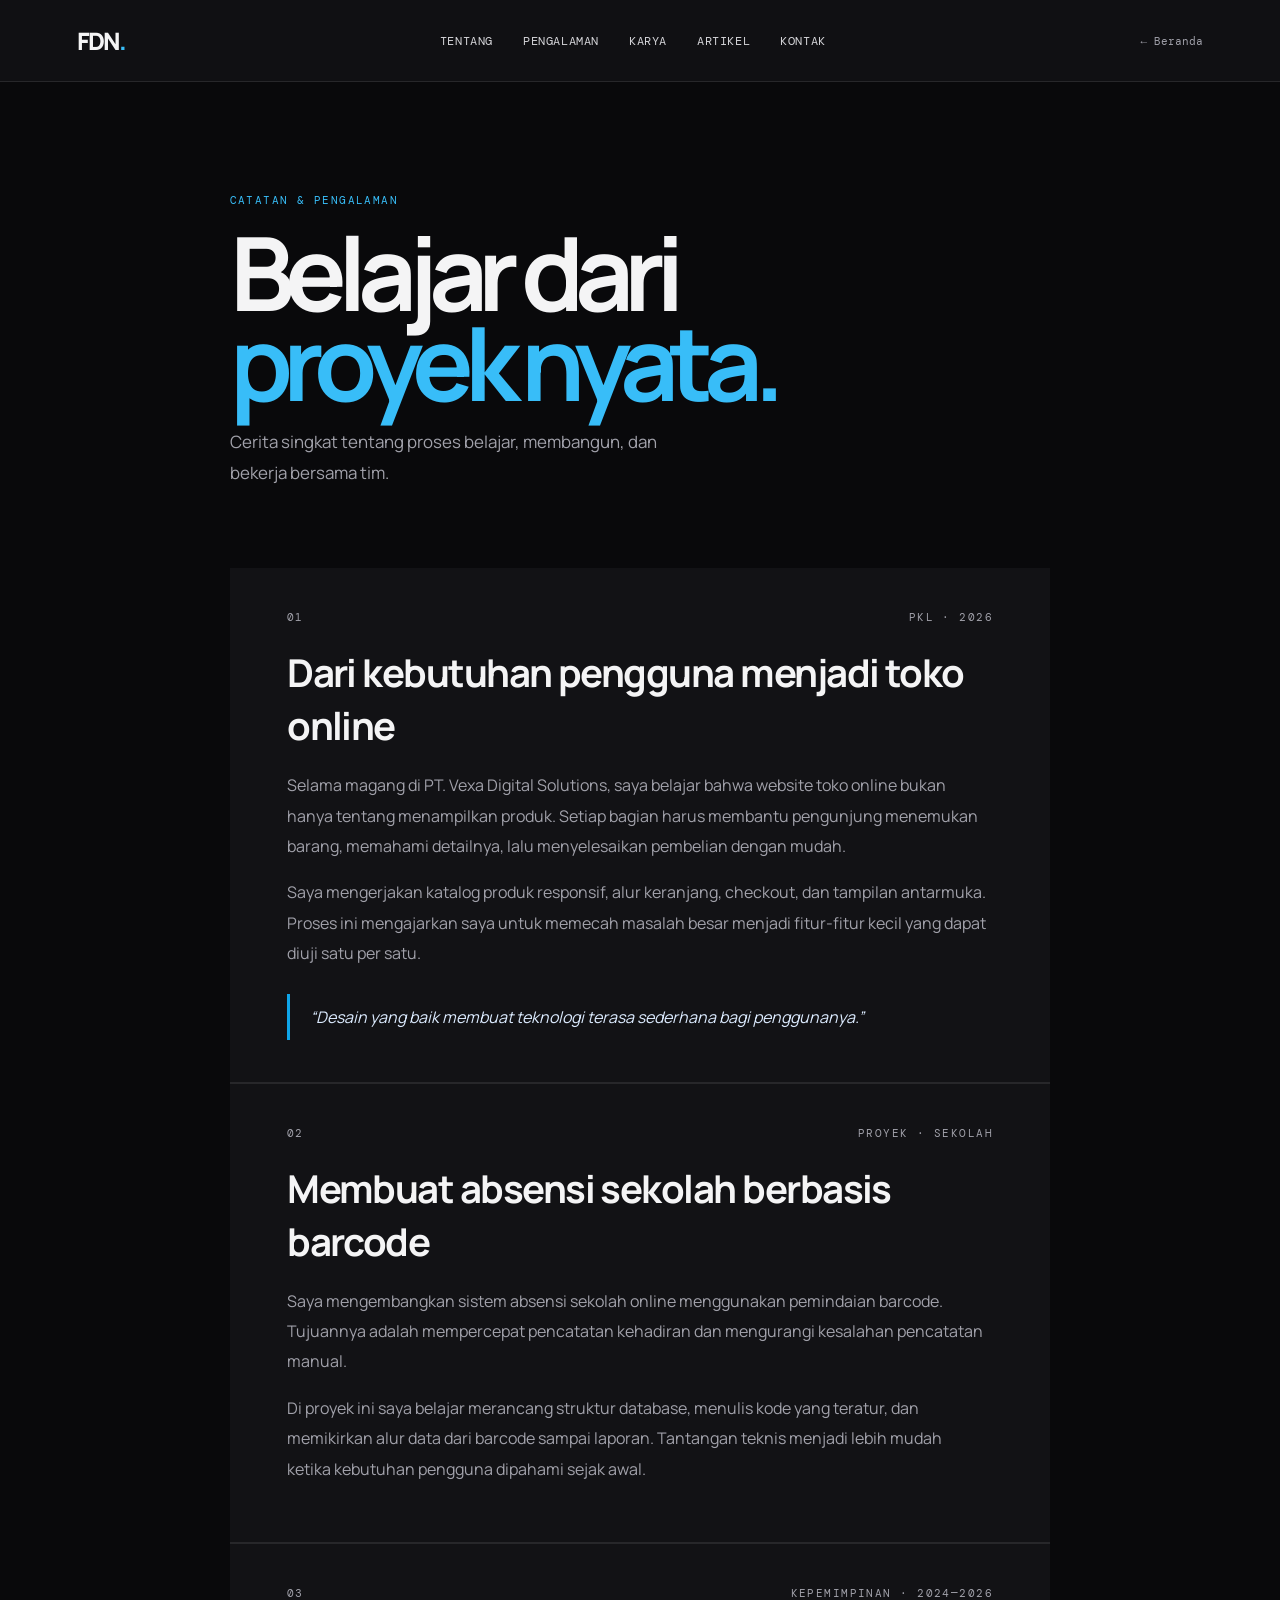
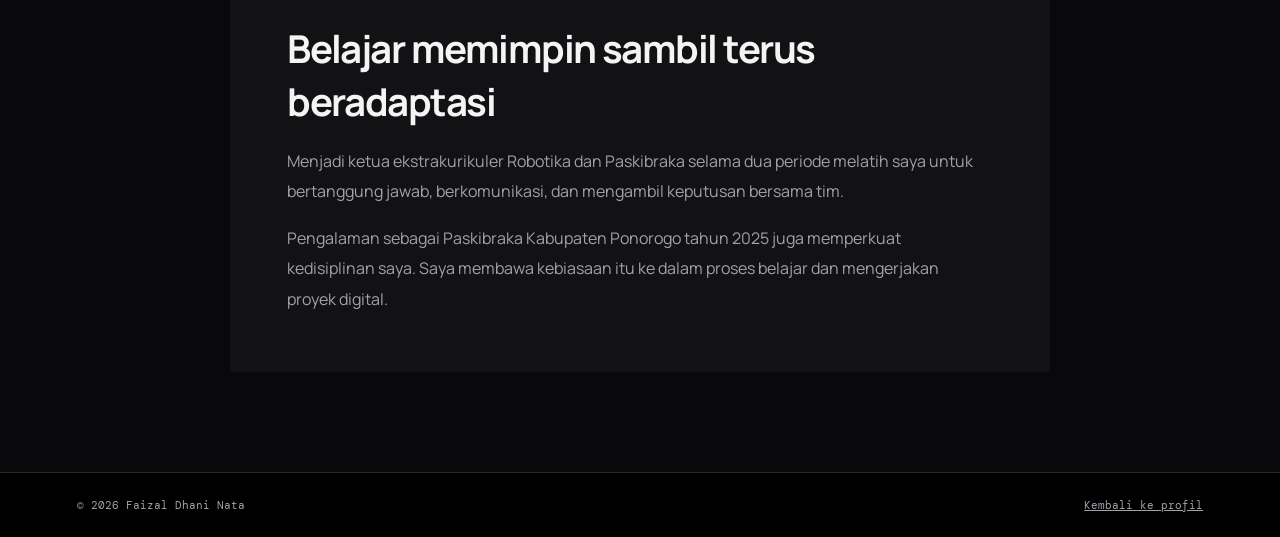
<file: artikel.html>
<!doctype html>
<html lang="id">
<head><meta charset="utf-8"><meta name="viewport" content="width=device-width, initial-scale=1"><title>Artikel &amp; Blog | Faizal Dhani Nata</title><link rel="stylesheet" href="style.css"><style>.back-link{font:11px 'DM Mono',monospace;text-decoration:none;color:var(--muted)}.article-page{max-width:1000px;margin:0 auto;padding:100px 7vw}.article-intro{margin-bottom:80px}.article-intro h1{font-size:clamp(3.5rem,8vw,7rem);margin:20px 0}.long-articles{display:grid;gap:2px;background:var(--line)}.long-articles article{background:#121215;padding:42px 7%}.article-meta{display:flex;justify-content:space-between;color:#38bdf8;font:11px 'DM Mono',monospace;letter-spacing:.1em}.long-articles h2{font-size:clamp(1.6rem,3vw,2.5rem);max-width:680px;margin:22px 0 18px;letter-spacing:-.04em}.long-articles p{max-width:700px;color:var(--muted);line-height:1.9}.long-articles blockquote{border-left:3px solid #0ea5e9;margin:25px 0 0;padding:12px 20px;color:#dbeafe;font-style:italic}@media(max-width:700px){.article-page{padding:70px 7vw}.topbar{padding:0 7vw}.article-meta{gap:20px;flex-wrap:wrap}}</style></head>
<body>
  <header class="topbar"><a class="logo" href="index.html">FDN<span>.</span></a><nav><a href="index.html#about">Tentang</a><a href="index.html#experience">Pengalaman</a><a href="index.html#portfolio">Karya</a><a href="artikel.html">Artikel</a><a href="index.html#contact">Kontak</a></nav><a class="back-link" href="index.html">← Beranda</a></header>
  <main class="article-page"><div class="article-intro"><p class="kicker">CATATAN &amp; PENGALAMAN</p><h1>Belajar dari<br><em>proyek nyata.</em></h1><p class="intro">Cerita singkat tentang proses belajar, membangun, dan bekerja bersama tim.</p></div>
    <div class="long-articles"><article><div class="article-meta"><span>01</span><span>PKL · 2026</span></div><h2>Dari kebutuhan pengguna menjadi toko online</h2><p>Selama magang di PT. Vexa Digital Solutions, saya belajar bahwa website toko online bukan hanya tentang menampilkan produk. Setiap bagian harus membantu pengunjung menemukan barang, memahami detailnya, lalu menyelesaikan pembelian dengan mudah.</p><p>Saya mengerjakan katalog produk responsif, alur keranjang, checkout, dan tampilan antarmuka. Proses ini mengajarkan saya untuk memecah masalah besar menjadi fitur-fitur kecil yang dapat diuji satu per satu.</p><blockquote>“Desain yang baik membuat teknologi terasa sederhana bagi penggunanya.”</blockquote></article><article><div class="article-meta"><span>02</span><span>PROYEK · SEKOLAH</span></div><h2>Membuat absensi sekolah berbasis barcode</h2><p>Saya mengembangkan sistem absensi sekolah online menggunakan pemindaian barcode. Tujuannya adalah mempercepat pencatatan kehadiran dan mengurangi kesalahan pencatatan manual.</p><p>Di proyek ini saya belajar merancang struktur database, menulis kode yang teratur, dan memikirkan alur data dari barcode sampai laporan. Tantangan teknis menjadi lebih mudah ketika kebutuhan pengguna dipahami sejak awal.</p></article><article><div class="article-meta"><span>03</span><span>KEPEMIMPINAN · 2024—2026</span></div><h2>Belajar memimpin sambil terus beradaptasi</h2><p>Menjadi ketua ekstrakurikuler Robotika dan Paskibraka selama dua periode melatih saya untuk bertanggung jawab, berkomunikasi, dan mengambil keputusan bersama tim.</p><p>Pengalaman sebagai Paskibraka Kabupaten Ponorogo tahun 2025 juga memperkuat kedisiplinan saya. Saya membawa kebiasaan itu ke dalam proses belajar dan mengerjakan proyek digital.</p></article></div>
  </main><footer><span>© 2026 Faizal Dhani Nata</span><span><a href="index.html">Kembali ke profil</a></span></footer>
</body></html>
</file>
<file: style.css>
@import url('https://fonts.googleapis.com/css2?family=DM+Mono:wght@400;500&family=Manrope:wght@400;600;700;800&display=swap');
:root{--ink:#101820;--muted:#66727c;--line:#dce2e5;--lime:#c7f36b;--paper:#f7f8f5}*{box-sizing:border-box}html{scroll-behavior:smooth}body{margin:0;background:var(--paper);color:var(--ink);font-family:Manrope,Arial,sans-serif}a{color:inherit}.topbar{height:82px;display:flex;align-items:center;justify-content:space-between;padding:0 6vw;border-bottom:1px solid var(--line);background:rgba(247,248,245,.9);position:sticky;top:0;z-index:5;backdrop-filter:blur(12px)}.logo{font-size:1.5rem;font-weight:800;text-decoration:none;letter-spacing:-.08em}.logo span{color:#7cab24}nav{display:flex;gap:30px}nav a{font:12px 'DM Mono',monospace;text-decoration:none;text-transform:uppercase;letter-spacing:.05em}nav a:hover{color:#7cab24}.menu{display:none;border:0;background:none;font-size:1.4rem}.hero{min-height:650px;padding:100px 10vw 90px;display:flex;justify-content:space-between;align-items:center;gap:60px;background:linear-gradient(120deg,#f7f8f5 55%,#eaf5d1 55%)}.kicker,.section-label,article span{font:11px 'DM Mono',monospace;letter-spacing:.13em;color:var(--muted)}h1{font-size:clamp(4rem,9vw,8.5rem);line-height:.88;letter-spacing:-.09em;margin:22px 0 30px}h1 em{color:#7cab24;font-style:normal}.intro{max-width:470px;color:var(--muted);font-size:1.06rem;line-height:1.8}.actions{display:flex;gap:12px;margin-top:34px}.button{padding:13px 20px;border-radius:3px;text-decoration:none;font-size:.85rem;font-weight:700}.primary{background:var(--ink);color:#fff}.ghost{border:1px solid var(--ink)}.hero-card{width:270px;height:330px;background:var(--ink);color:#fff;padding:22px;display:flex;flex-direction:column;justify-content:flex-end;box-shadow:18px 18px 0 var(--lime)}.avatar{height:220px;display:grid;place-items:center;border:1px solid #46515a;font-size:3.5rem;font-weight:800;letter-spacing:-.1em;color:var(--lime)}.hero-card p{font-size:.85rem;margin:18px 0 5px}.hero-card small{color:#aab3b8}.section{padding:110px 10vw;border-bottom:1px solid var(--line);display:grid;grid-template-columns:180px 1fr;gap:70px}.section h2{font-size:clamp(2.2rem,5vw,4.3rem);line-height:1.05;letter-spacing:-.07em;margin:0 0 30px}.section h2 span{color:#7cab24}.about p{max-width:680px;color:var(--muted);line-height:1.9}.timeline article{padding:0 0 42px 25px;border-left:1px solid #9ba8af;position:relative}.timeline article:before{content:'';width:9px;height:9px;background:var(--lime);border:2px solid var(--ink);border-radius:50%;position:absolute;left:-6px;top:2px}.timeline h3{font-size:1.45rem;margin:14px 0 4px}.timeline h4{color:#7cab24;margin:0 0 16px;font-size:.9rem}.timeline p,.project-grid p{color:var(--muted);line-height:1.7;max-width:680px}.skill-grid{display:grid;grid-template-columns:1fr 1fr;gap:2px;background:var(--line)}.skill-grid div{background:var(--paper);padding:28px}.skill-grid h3{margin:0 0 10px}.skill-grid p{color:var(--muted);margin:0;font-family:'DM Mono',monospace;font-size:.8rem}.project-grid{display:grid;grid-template-columns:repeat(3,1fr);gap:15px}.project-grid article{background:var(--ink);color:#fff;padding:28px;min-height:190px}.project-grid article span{color:var(--lime)}.project-grid h3{font-size:1.3rem}.project-grid p{color:#b3bec3;font-size:.88rem}.contact{padding:120px 10vw;background:var(--lime)}.contact h2{font-size:clamp(3.5rem,9vw,8rem);letter-spacing:-.09em;margin:20px 0 50px}.contact-links{display:flex;flex-wrap:wrap;gap:25px;font-weight:700}.contact-links a{text-decoration:underline;text-underline-offset:5px}.address{margin-top:55px;font:12px 'DM Mono',monospace}footer{padding:25px 6vw;display:flex;justify-content:space-between;font:11px 'DM Mono',monospace;color:var(--muted)}
.hero-card img{width:100%;height:220px;object-fit:cover;object-position:center 18%;filter:saturate(.9)}.hero-card-caption{display:flex;flex-direction:column;gap:5px;margin-top:18px}.hero-card-caption span{color:#aab3b8;font-size:.78rem}.profile-grid{display:grid;grid-template-columns:repeat(3,1fr);gap:18px}.profile-grid>div{border-top:2px solid var(--ink);padding-top:16px}.label{display:block;color:var(--muted);font:11px 'DM Mono',monospace;text-transform:uppercase;margin-bottom:12px}.profile-grid strong{font-size:1.1rem}.edu-card{border-left:3px solid var(--lime);padding:8px 0 8px 25px}.edu-card span,.achievement-list b{font:11px 'DM Mono',monospace;color:#7cab24}.edu-card h3,.achievement-list h3{font-size:1.5rem;margin:12px 0 4px}.edu-card p,.achievement-list p{color:var(--muted)}.achievement-list{display:grid;grid-template-columns:1fr 1fr;gap:35px}.achievement-list>div{border-top:1px solid var(--ink);padding-top:18px}.activity-tags{display:flex;flex-wrap:wrap;gap:10px;margin-top:30px}.activity-tags span{padding:10px 14px;border:1px solid var(--ink);font:12px 'DM Mono',monospace}.article-grid{display:grid;grid-template-columns:1fr 1fr;gap:18px}.article-grid article{border:1px solid var(--line);padding:28px}.article-grid span{font:11px 'DM Mono',monospace;color:#7cab24}.article-grid h3{font-size:1.35rem;margin:15px 0 8px}.article-grid p{color:var(--muted);line-height:1.7}
@media(max-width:700px){nav{display:none}.menu{display:block}.hero{padding:75px 7vw;display:block}.hero-card{margin:65px auto 10px;width:min(270px,90%)}.section{padding:75px 7vw;display:block}.section-label{margin-bottom:35px}.skill-grid,.project-grid,.profile-grid,.achievement-list,.article-grid{grid-template-columns:1fr}.contact{padding:80px 7vw}.contact-links{display:grid;gap:18px}footer{padding:22px 7vw;display:block}footer span{display:block;margin:5px 0}}

/* Tema FZLDHNNTA Merch */
:root{--ink:#f4f4f5;--muted:#a1a1aa;--line:#27272a;--lime:#38bdf8;--paper:#09090b}body{background:var(--paper);color:var(--ink)}.topbar{background:rgba(18,18,21,.94);border-color:var(--line)}.logo span,h1 em,.section h2 span,.kicker,.section-label,.timeline h4,.edu-card span,.achievement-list b,.article-grid span{color:#38bdf8}nav a{color:#d4d4d8}nav a:hover{color:#38bdf8}.hero{background:radial-gradient(circle at 82% 25%,rgba(14,165,233,.13),transparent 30%),#09090b}.hero-card{background:#121215;border:1px solid #27272a;box-shadow:18px 18px 0 #0369a1}.avatar{border-color:#3f3f46;color:#38bdf8}.hero-card-caption span{color:#a1a1aa}.button.primary{background:#0ea5e9;color:#fff}.button.ghost{border-color:#52525b;color:#f4f4f5}.section{border-color:var(--line)}.profile-grid>div{border-color:#3f3f46}.edu-card{border-color:#0ea5e9}.skill-grid{background:var(--line)}.skill-grid div{background:#121215}.project-grid article{background:#121215;border:1px solid #27272a}.project-grid article small{color:#38bdf8}.article-grid article{border-color:#27272a;background:#121215}.activity-tags span{border-color:#3f3f46;color:#d4d4d8}.contact{background:#0369a1;color:#fff}.contact .kicker,.contact-links a{color:#fff}.address{color:#dbeafe}footer{background:#000;border-top:1px solid #27272a;color:#a1a1aa}
</file>
